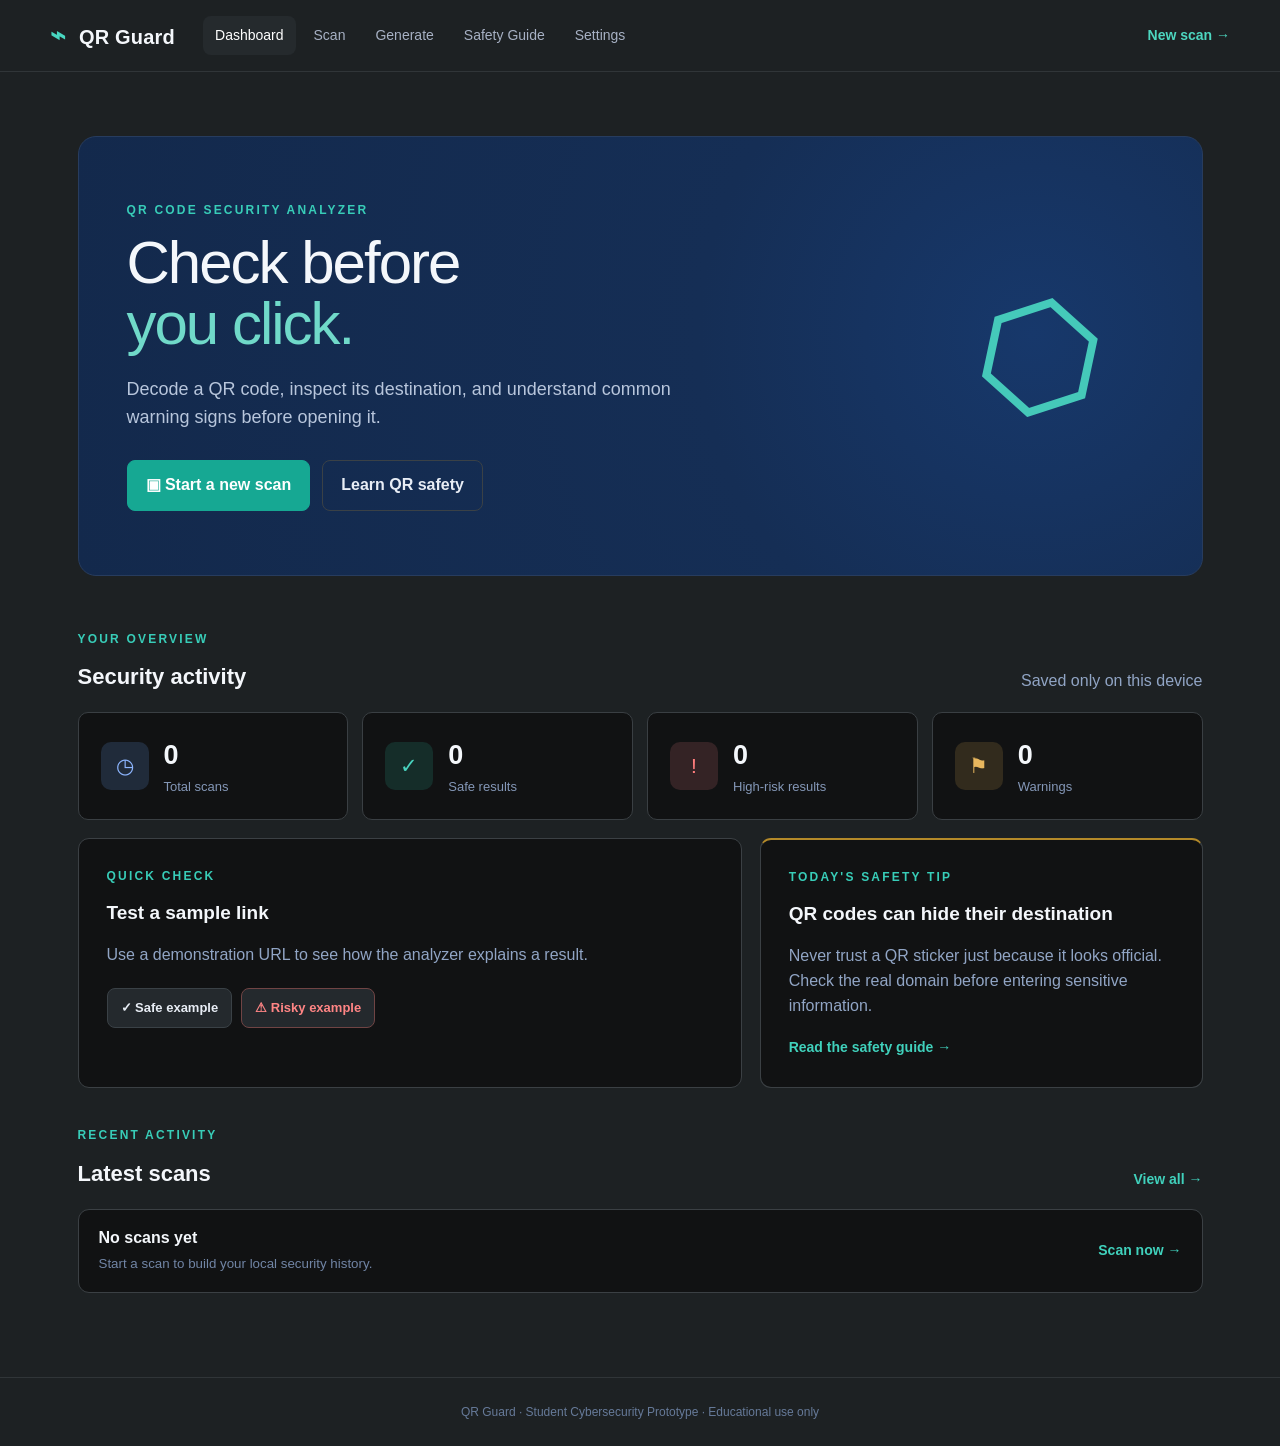
<file: QR-Guard/index.html>
<!DOCTYPE html>
<html lang="en">
<head>
  <meta charset="UTF-8">
  <meta name="viewport" content="width=device-width, initial-scale=1.0">
  <title>QR Guard — QR Security Analyzer</title>
  <link rel="stylesheet" href="css/style.css">
</head>
<body data-page="home">
  <header class="navbar">
    <a class="brand" href="index.html"><span class="brand-mark">⌁</span> QR Guard</a>
    <nav>
      <a class="active" href="index.html">Dashboard</a>
      <a href="scan.html">Scan</a>
      <a href="generator.html">Generate</a>
      <a href="guide.html">Safety Guide</a>
      <a href="settings.html">Settings</a>
    </nav>
    <a class="nav-cta" href="scan.html">New scan <span>→</span></a>
  </header>

  <main class="container">
    <section class="hero">
      <div>
        <p class="eyebrow">QR CODE SECURITY ANALYZER</p>
        <h1>Check before<br><span>you click.</span></h1>
        <p class="hero-copy">Decode a QR code, inspect its destination, and understand common warning signs before opening it.</p>
        <div class="hero-actions">
          <a class="btn primary" href="scan.html">▣ Start a new scan</a>
          <a class="btn ghost" href="guide.html">Learn QR safety</a>
        </div>
      </div>
      <div class="hero-shield" aria-hidden="true">⬡</div>
    </section>

    <section class="section-head">
      <div>
        <p class="eyebrow">YOUR OVERVIEW</p>
        <h2>Security activity</h2>
      </div>
      <span class="muted">Saved only on this device</span>
    </section>

    <section class="stats-grid">
      <div class="stat-card"><div class="stat-icon blue">◷</div><div><strong id="totalScans">0</strong><span>Total scans</span></div></div>
      <div class="stat-card"><div class="stat-icon green">✓</div><div><strong id="safeScans">0</strong><span>Safe results</span></div></div>
      <div class="stat-card"><div class="stat-icon red">!</div><div><strong id="dangerScans">0</strong><span>High-risk results</span></div></div>
      <div class="stat-card"><div class="stat-icon amber">⚑</div><div><strong id="warnScans">0</strong><span>Warnings</span></div></div>
    </section>

    <section class="two-col">
      <div class="panel">
        <p class="eyebrow">QUICK CHECK</p>
        <h3>Test a sample link</h3>
        <p class="muted">Use a demonstration URL to see how the analyzer explains a result.</p>
        <div class="sample-actions">
          <button class="btn small" onclick="runDemo('safe')">✓ Safe example</button>
          <button class="btn small danger-outline" onclick="runDemo('risk')">⚠ Risky example</button>
        </div>
      </div>
      <div class="panel tip-panel">
        <p class="eyebrow">TODAY'S SAFETY TIP</p>
        <h3>QR codes can hide their destination</h3>
        <p class="muted">Never trust a QR sticker just because it looks official. Check the real domain before entering sensitive information.</p>
        <a href="guide.html" class="text-link">Read the safety guide →</a>
      </div>
    </section>

    <section class="section-head recent-head">
      <div>
        <p class="eyebrow">RECENT ACTIVITY</p>
        <h2>Latest scans</h2>
      </div>
      <a href="history.html" class="text-link">View all →</a>
    </section>
    <div id="recentScans" class="recent-list"></div>
  </main>

  <footer>QR Guard · Student Cybersecurity Prototype · Educational use only</footer>
  <script src="js/app.js"></script>
</body>
</html>
</file>
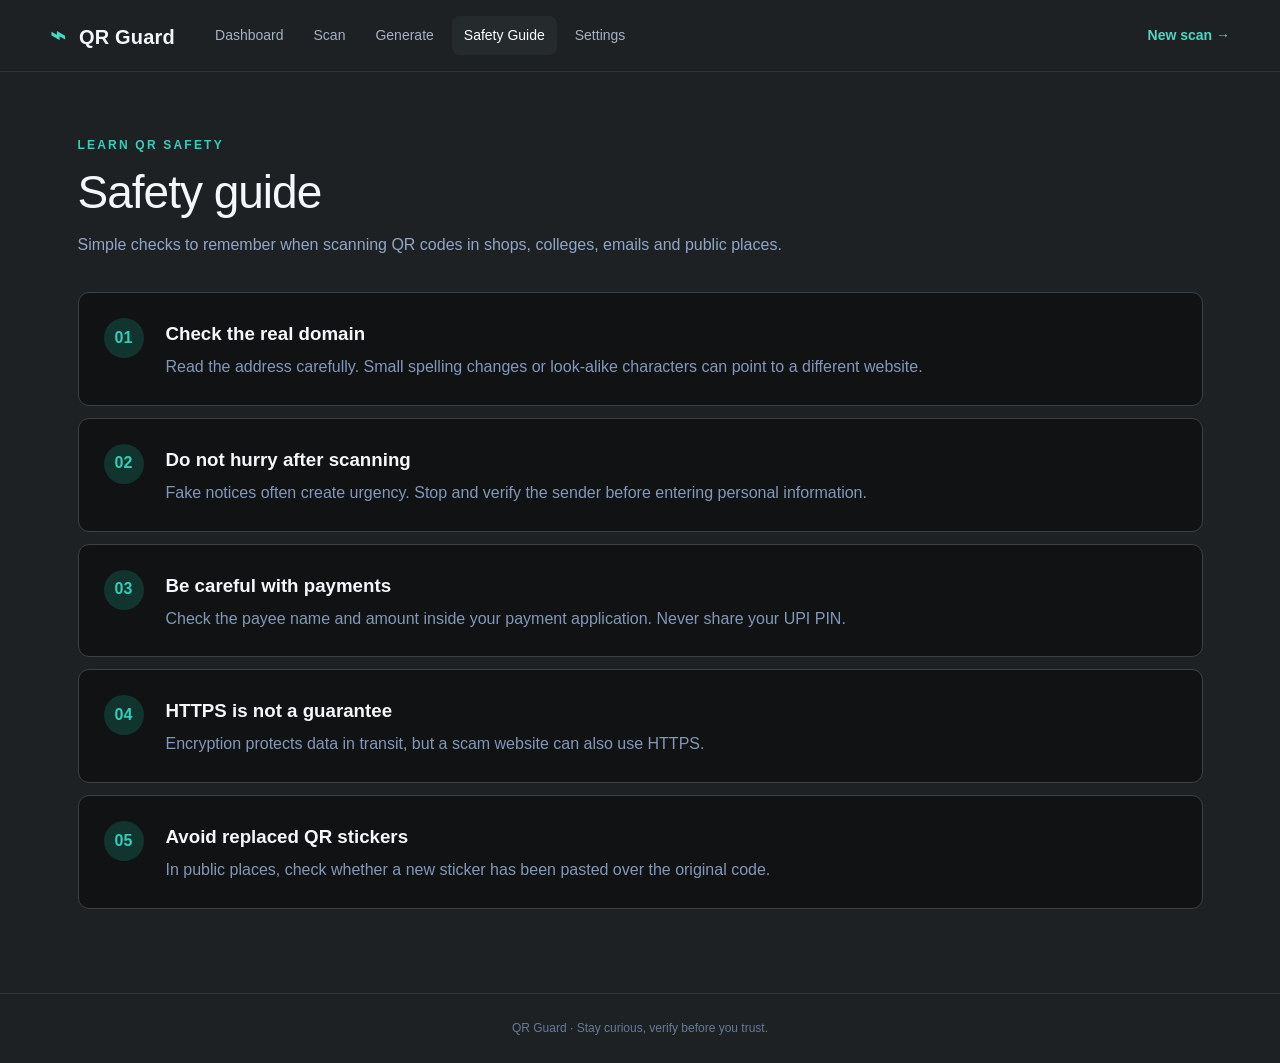
<file: QR-Guard/guide.html>
<!DOCTYPE html>
<html lang="en">
<head>
  <meta charset="UTF-8"><meta name="viewport" content="width=device-width, initial-scale=1.0">
  <title>Safety Guide — QR Guard</title><link rel="stylesheet" href="css/style.css">
</head>
<body data-page="guide">
<header class="navbar"><a class="brand" href="index.html"><span class="brand-mark">⌁</span> QR Guard</a><nav><a href="index.html">Dashboard</a><a href="scan.html">Scan</a><a href="generator.html">Generate</a><a class="active" href="guide.html">Safety Guide</a><a href="settings.html">Settings</a></nav><a class="nav-cta" href="scan.html">New scan <span>→</span></a></header>
<main class="container">
  <div class="page-title"><p class="eyebrow">LEARN QR SAFETY</p><h1>Safety guide</h1><p class="muted">Simple checks to remember when scanning QR codes in shops, colleges, emails and public places.</p></div>
  <section class="guide-list">
    <article class="guide-card"><span>01</span><div><h3>Check the real domain</h3><p>Read the address carefully. Small spelling changes or look-alike characters can point to a different website.</p></div></article>
    <article class="guide-card"><span>02</span><div><h3>Do not hurry after scanning</h3><p>Fake notices often create urgency. Stop and verify the sender before entering personal information.</p></div></article>
    <article class="guide-card"><span>03</span><div><h3>Be careful with payments</h3><p>Check the payee name and amount inside your payment application. Never share your UPI PIN.</p></div></article>
    <article class="guide-card"><span>04</span><div><h3>HTTPS is not a guarantee</h3><p>Encryption protects data in transit, but a scam website can also use HTTPS.</p></div></article>
    <article class="guide-card"><span>05</span><div><h3>Avoid replaced QR stickers</h3><p>In public places, check whether a new sticker has been pasted over the original code.</p></div></article>
  </section>
</main>
<footer>QR Guard · Stay curious, verify before you trust.</footer>
<script src="js/app.js"></script>
</body>
</html>
</file>
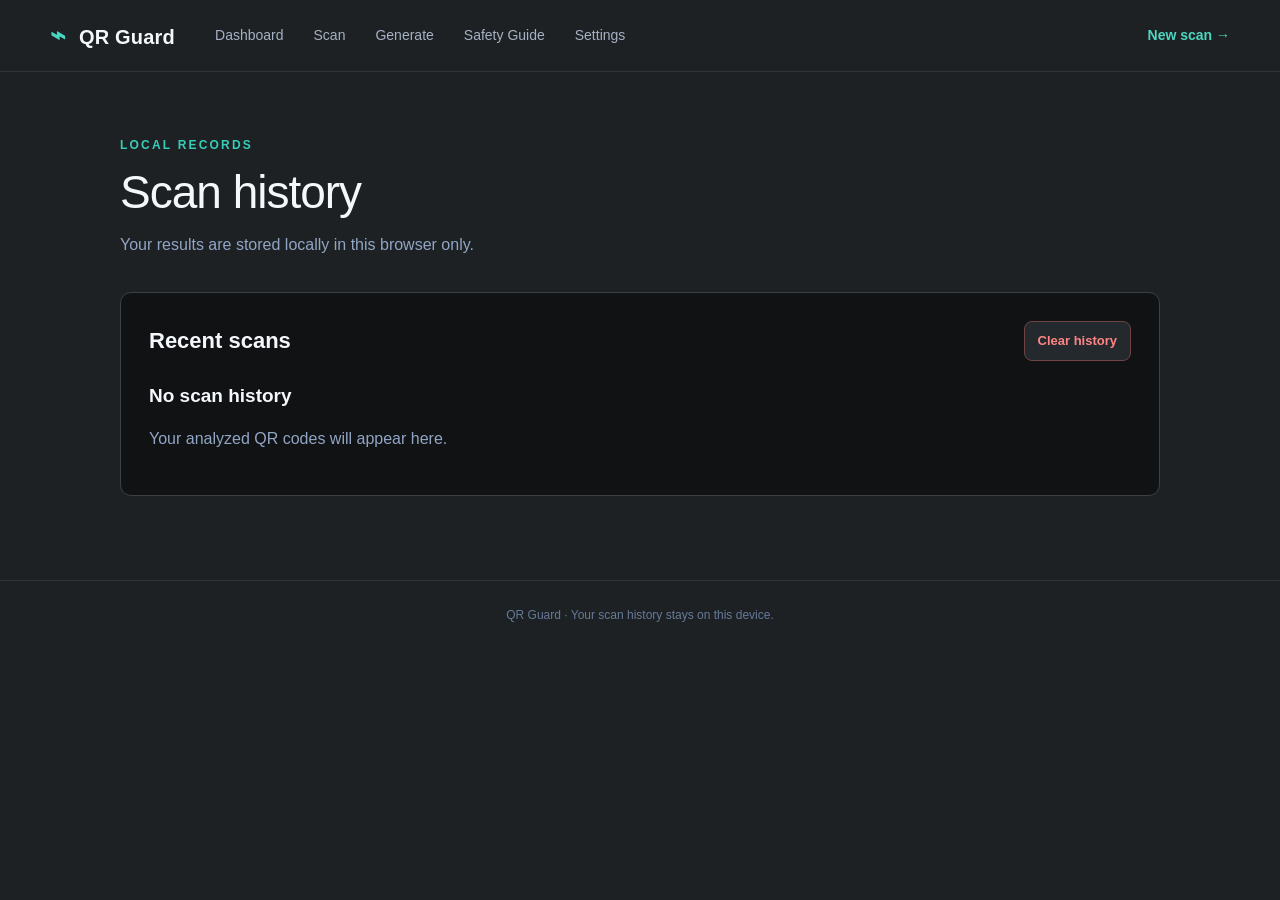
<file: QR-Guard/history.html>
<!DOCTYPE html>
<html lang="en">
<head>
  <meta charset="UTF-8"><meta name="viewport" content="width=device-width, initial-scale=1.0">
  <title>Scan History — QR Guard</title><link rel="stylesheet" href="css/style.css">
</head>
<body data-page="history">
<header class="navbar"><a class="brand" href="index.html"><span class="brand-mark">⌁</span> QR Guard</a><nav><a href="index.html">Dashboard</a><a href="scan.html">Scan</a><a href="generator.html">Generate</a><a href="guide.html">Safety Guide</a><a href="settings.html">Settings</a></nav><a class="nav-cta" href="scan.html">New scan <span>→</span></a></header>
<main class="container narrow">
  <div class="page-title"><p class="eyebrow">LOCAL RECORDS</p><h1>Scan history</h1><p class="muted">Your results are stored locally in this browser only.</p></div>
  <section class="panel">
    <div class="toolbar"><h2>Recent scans</h2><button class="btn small danger-outline" id="clearHistory">Clear history</button></div>
    <div id="historyList" class="history-list"></div>
  </section>
</main>
<footer>QR Guard · Your scan history stays on this device.</footer>
<script src="js/app.js"></script>
</body>
</html>
</file>
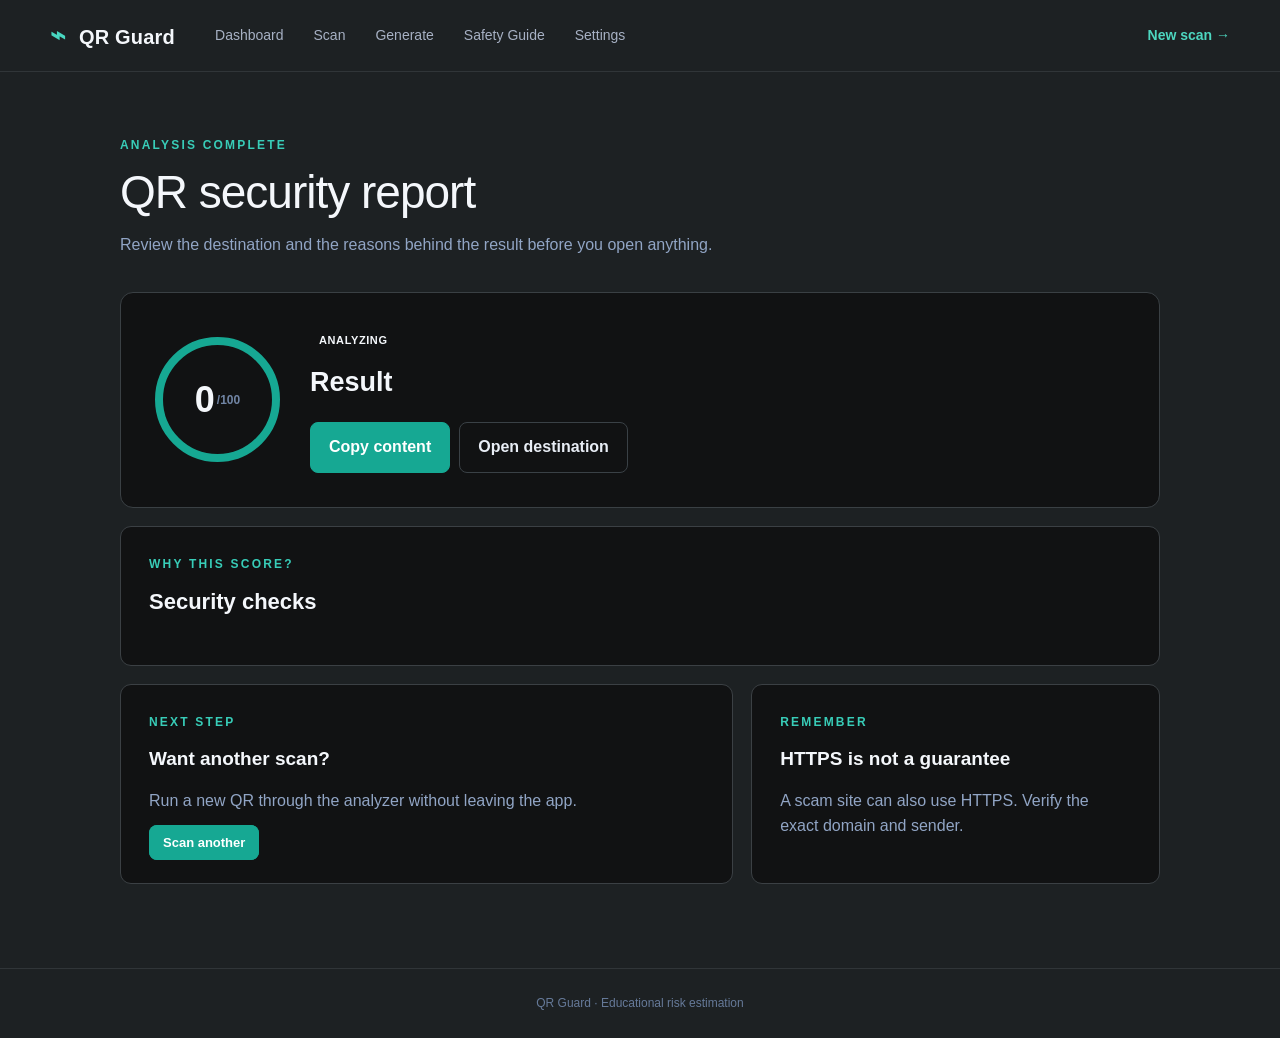
<file: QR-Guard/result.html>
<!DOCTYPE html>
<html lang="en">
<head>
  <meta charset="UTF-8">
  <meta name="viewport" content="width=device-width, initial-scale=1.0">
  <title>Analysis Result — QR Guard</title>
  <link rel="stylesheet" href="css/style.css">
</head>
<body data-page="result">
  <header class="navbar">
    <a class="brand" href="index.html"><span class="brand-mark">⌁</span> QR Guard</a>
    <nav><a href="index.html">Dashboard</a><a href="scan.html">Scan</a><a href="generator.html">Generate</a><a href="guide.html">Safety Guide</a><a href="settings.html">Settings</a></nav>
    <a class="nav-cta" href="scan.html">New scan <span>→</span></a>
  </header>

  <main class="container narrow">
    <div class="page-title">
      <p class="eyebrow">ANALYSIS COMPLETE</p>
      <h1>QR security report</h1>
      <p class="muted">Review the destination and the reasons behind the result before you open anything.</p>
    </div>

    <section id="resultCard" class="result-card">
      <div class="score-ring"><span id="score">0</span><small>/100</small></div>
      <div class="result-main">
        <span id="riskBadge" class="badge">Analyzing</span>
        <h2 id="resultTitle">Result</h2>
        <p id="resultUrl" class="result-url"></p>
        <div class="result-actions">
          <button class="btn primary" id="copyResult">Copy content</button>
          <button class="btn ghost" id="openResult">Open destination</button>
        </div>
      </div>
    </section>

    <section class="panel">
      <div class="section-head compact"><div><p class="eyebrow">WHY THIS SCORE?</p><h2>Security checks</h2></div></div>
      <div id="reasons" class="reason-list"></div>
    </section>

    <section class="two-col">
      <div class="panel"><p class="eyebrow">NEXT STEP</p><h3>Want another scan?</h3><p class="muted">Run a new QR through the analyzer without leaving the app.</p><a class="btn small primary" href="scan.html">Scan another</a></div>
      <div class="panel"><p class="eyebrow">REMEMBER</p><h3>HTTPS is not a guarantee</h3><p class="muted">A scam site can also use HTTPS. Verify the exact domain and sender.</p></div>
    </section>
  </main>
  <footer>QR Guard · Educational risk estimation</footer>
  <script src="js/app.js"></script>
</body>
</html>
</file>
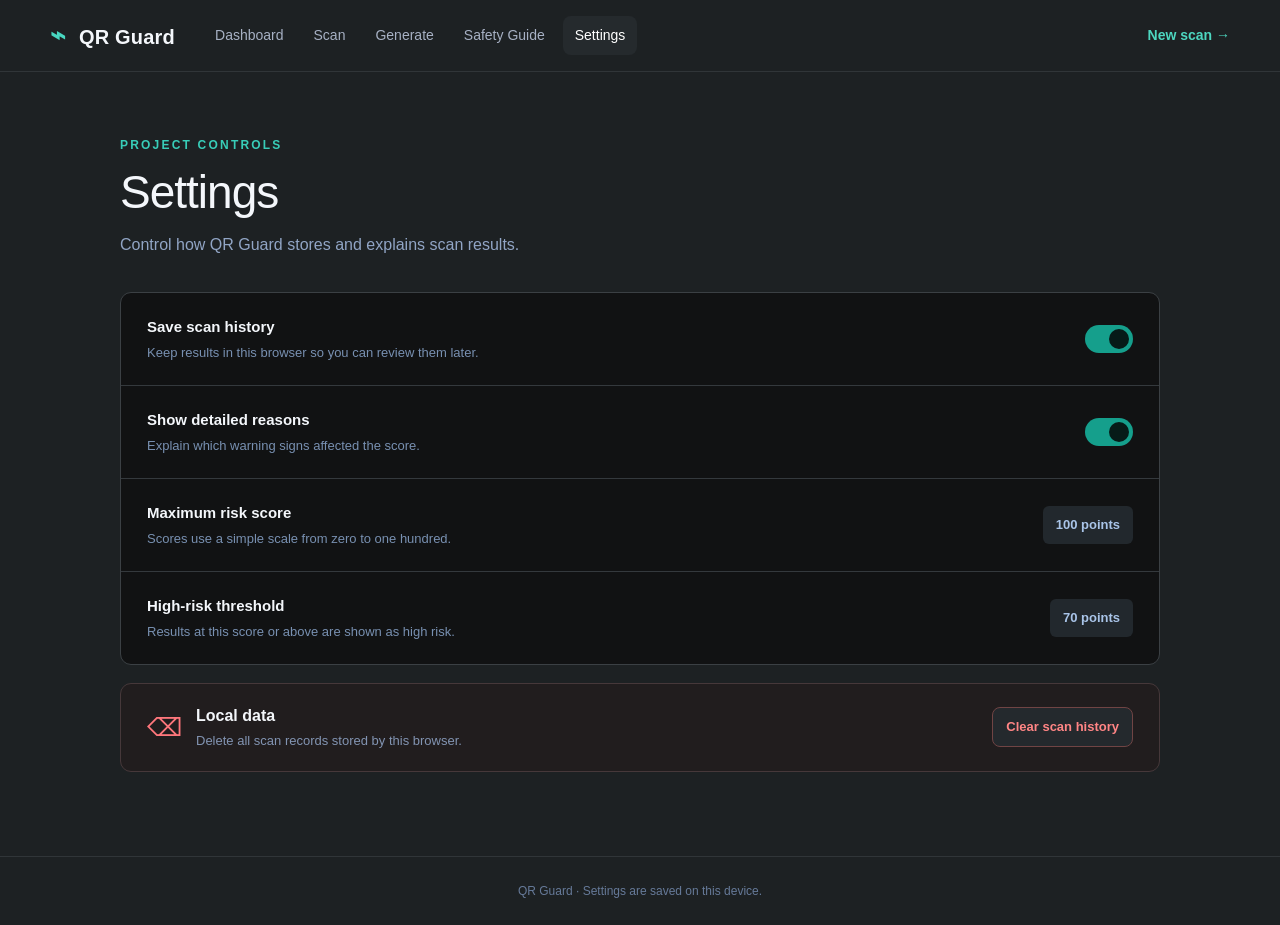
<file: QR-Guard/settings.html>
<!DOCTYPE html>
<html lang="en">
<head>
  <meta charset="UTF-8"><meta name="viewport" content="width=device-width, initial-scale=1.0">
  <title>Settings — QR Guard</title><link rel="stylesheet" href="css/style.css">
</head>
<body data-page="settings">
<header class="navbar"><a class="brand" href="index.html"><span class="brand-mark">⌁</span> QR Guard</a><nav><a href="index.html">Dashboard</a><a href="scan.html">Scan</a><a href="generator.html">Generate</a><a href="guide.html">Safety Guide</a><a class="active" href="settings.html">Settings</a></nav><a class="nav-cta" href="scan.html">New scan <span>→</span></a></header>
<main class="container narrow">
  <div class="page-title"><p class="eyebrow">PROJECT CONTROLS</p><h1>Settings</h1><p class="muted">Control how QR Guard stores and explains scan results.</p></div>
  <section class="settings-card">
    <div class="setting-row"><div><strong>Save scan history</strong><p>Keep results in this browser so you can review them later.</p></div><label class="switch"><input type="checkbox" id="saveHistory" checked><span></span></label></div>
    <div class="setting-row"><div><strong>Show detailed reasons</strong><p>Explain which warning signs affected the score.</p></div><label class="switch"><input type="checkbox" id="showReasons" checked><span></span></label></div>
    <div class="setting-row"><div><strong>Maximum risk score</strong><p>Scores use a simple scale from zero to one hundred.</p></div><b class="value-pill">100 points</b></div>
    <div class="setting-row"><div><strong>High-risk threshold</strong><p>Results at this score or above are shown as high risk.</p></div><b class="value-pill">70 points</b></div>
  </section>
  <section class="danger-panel"><div><div class="danger-icon">⌫</div><div><strong>Local data</strong><p>Delete all scan records stored by this browser.</p></div></div><button class="btn small danger-outline" id="clearSettingsHistory">Clear scan history</button></section>
</main>
<footer>QR Guard · Settings are saved on this device.</footer>
<script src="js/app.js"></script>
</body>
</html>
</file>
<file: QR-Guard/css/style.css>
*{box-sizing:border-box}html{scroll-behavior:smooth}body{margin:0;background:#1d2123;color:#f4f7fb;font-family:Inter,Segoe UI,Arial,sans-serif;line-height:1.55}a{text-decoration:none;color:inherit}button,input,textarea{font:inherit}.navbar{height:72px;display:flex;align-items:center;gap:28px;padding:0 max(28px,calc((100vw - 1180px)/2));border-bottom:1px solid #303538;background:#1d2123;position:sticky;top:0;z-index:10}.brand{font-weight:800;font-size:20px;letter-spacing:.2px;white-space:nowrap}.brand-mark{color:#48d7c1;font-size:26px;margin-right:7px}.navbar nav{display:flex;gap:6px;flex:1}.navbar nav a{padding:9px 12px;border-radius:8px;color:#a7b1c4;font-size:14px}.navbar nav a:hover,.navbar nav a.active{color:#fff;background:#252a2d}.nav-cta{color:#4dd7c0;font-weight:700;font-size:14px}.container{width:min(1125px,calc(100% - 40px));margin:0 auto;padding:64px 0}.container.narrow{width:min(1040px,calc(100% - 40px))}.hero{min-height:420px;margin-bottom:54px;border:1px solid #273c5e;border-radius:18px;padding:64px 48px;display:flex;align-items:center;justify-content:space-between;background:radial-gradient(circle at 85% 45%,#17386b 0,#152e55 34%,#13294c 100%);overflow:hidden}.eyebrow{margin:0 0 12px;color:#38cdb8;font-size:12px;font-weight:800;letter-spacing:2.2px}.hero h1{font-size:60px;line-height:1.02;margin:0 0 22px;font-weight:500;letter-spacing:-2px}.hero h1 span{color:#70d9c9}.hero-copy{max-width:590px;color:#b8c6dc;font-size:18px}.hero-actions{display:flex;gap:12px;margin-top:28px}.hero-shield{font-size:145px;color:#4bdac3;opacity:.9;margin-right:50px;transform:rotate(12deg)}.btn{border:1px solid #3a4146;background:#24292d;color:#e8edf5;padding:12px 18px;border-radius:8px;cursor:pointer;font-weight:700;transition:.2s}.btn:hover{transform:translateY(-1px);border-color:#5b656c}.btn.primary{background:#16a893;border-color:#16a893;color:#fff}.btn.primary:hover{background:#18bda7}.btn.ghost{background:transparent}.btn.small{padding:9px 13px;font-size:13px}.danger-outline{color:#ff8585;border-color:#704444}.section-head{display:flex;align-items:end;justify-content:space-between;margin:38px 0 18px}.section-head h2,.panel h2{margin:0;font-size:22px}.muted{color:#91a5c5}.tiny{font-size:12px}.stats-grid{display:grid;grid-template-columns:repeat(4,1fr);gap:14px}.stat-card{border:1px solid #3a3f43;background:#111213;border-radius:10px;padding:22px;display:flex;align-items:center;gap:15px}.stat-card strong{display:block;font-size:27px}.stat-card span{display:block;color:#8497b7;font-size:13px}.stat-icon{width:48px;height:48px;border-radius:10px;display:grid;place-items:center;font-size:21px}.blue{background:#202b3a;color:#8db6ff}.green{background:#152d29;color:#49d4bf}.red{background:#342325;color:#ff7d7d}.amber{background:#322b1d;color:#e8b75e}.two-col{display:grid;grid-template-columns:1.2fr .8fr;gap:18px;margin-top:18px}.panel{border:1px solid #3b4044;background:#111213;border-radius:11px;padding:28px}.panel h3{font-size:19px;margin:8px 0 10px}.sample-actions{display:flex;gap:9px;margin-top:20px}.tip-panel{border-top:2px solid #b48a29}.text-link{color:#40d1bc;font-weight:700;font-size:14px}.recent-list{border:1px solid #3b4044;border-radius:11px;overflow:hidden;background:#111213}.recent-item{display:flex;align-items:center;justify-content:space-between;padding:16px 20px;border-bottom:1px solid #2c3033}.recent-item:last-child{border-bottom:0}.recent-item .left{min-width:0}.recent-item strong{display:block;white-space:nowrap;overflow:hidden;text-overflow:ellipsis;max-width:700px}.recent-item small{color:#7185a5}.badge{display:inline-block;padding:5px 9px;border-radius:999px;font-size:11px;font-weight:800;text-transform:uppercase;letter-spacing:.6px}.badge.safe{background:#15352f;color:#50dec5}.badge.warning{background:#3b321b;color:#efc265}.badge.danger{background:#3b2023;color:#ff7e80}.page-title{margin-bottom:34px}.page-title h1{font-size:46px;line-height:1.1;font-weight:500;margin:0 0 12px;letter-spacing:-1px}.scan-layout{display:grid;grid-template-columns:1.55fr .75fr;gap:18px}.step-title{display:flex;gap:14px;align-items:center}.step-title>span,.check-item>span{width:36px;height:36px;border-radius:50%;display:grid;place-items:center;background:#11342f;color:#29cdb7;font-weight:800}.step-title h3{margin:0}.step-title p{margin:2px 0 0;font-size:13px}.dropzone{margin-top:25px;min-height:240px;border:1px dashed #58636b;border-radius:11px;display:flex;flex-direction:column;align-items:center;justify-content:center;gap:9px;cursor:pointer;background:#1b1f21}.dropzone:hover{border-color:#38cdb8;background:#1e2526}.dropzone input{display:none}.dropzone strong{font-size:18px}.dropzone span{color:#778cad;font-size:14px}.upload-icon{font-size:30px;color:#36ceb9;margin-bottom:4px}.divider{display:flex;align-items:center;gap:12px;color:#8aa0bf;font-size:10px;margin:25px 0}.divider:before,.divider:after{content:"";height:1px;background:#30363a;flex:1}.paste-row{display:flex}.paste-row input{flex:1;min-width:0;background:#121314;border:1px solid #394047;border-right:0;color:#fff;padding:14px 15px;border-radius:8px 0 0 8px;outline:none}.paste-row input:focus{border-color:#25c9b2}.paste-row .btn{border-radius:0 8px 8px 0}.camera-btn{width:100%;margin-top:18px;padding:13px;background:transparent;border:1px solid #394047;color:#c4d0e4;border-radius:8px;cursor:pointer}.form-message{min-height:20px;font-size:13px;color:#f0bd5e}.side-panel{height:max-content}.check-item{display:flex;gap:13px;margin:22px 0}.check-item strong{display:block}.check-item p{margin:2px 0;color:#8297b8;font-size:13px}.warning-box{margin-top:18px;padding:20px 24px;border-left:4px solid #bd8a2c;background:#242117;color:#b5c1d5}.warning-box strong{color:#fff}.warning-box p{margin:6px 0 0}.camera-box{margin-top:18px}.camera-head{display:flex;justify-content:space-between;align-items:center}.camera-head h3{margin:0}.icon-btn{border:0;background:transparent;color:#fff;font-size:25px;cursor:pointer}.camera-box video{display:block;width:100%;max-height:430px;object-fit:cover;border-radius:9px;background:#050606;margin-top:16px}.camera-overlay{pointer-events:none;position:relative;height:0}.camera-overlay span{position:absolute;left:50%;top:-230px;transform:translateX(-50%);width:180px;height:180px;border:2px solid #46d8c1;border-radius:15px;box-shadow:0 0 0 9999px #0002}.hidden{display:none}.result-card{display:flex;gap:30px;align-items:center;border:1px solid #3a4044;background:#111213;border-radius:13px;padding:34px;margin-bottom:18px}.score-ring{width:125px;height:125px;border-radius:50%;border:8px solid #16a893;display:flex;align-items:center;justify-content:center;font-size:36px;font-weight:800;flex:none}.score-ring small{font-size:12px;color:#7185a5;margin-left:2px}.result-main{min-width:0}.result-main h2{margin:8px 0 4px;font-size:27px}.result-url{color:#7fa0ce;word-break:break-all}.result-actions{display:flex;gap:9px;margin-top:18px}.reason-list{display:grid;gap:10px}.reason{padding:15px 17px;border:1px solid #30363a;border-radius:8px;background:#17191a}.reason strong{display:block}.reason p{margin:3px 0 0;color:#8498b7;font-size:13px}.section-head.compact{margin:0 0 18px}.toolbar{display:flex;align-items:center;justify-content:space-between}.toolbar h2{margin:0}.history-list{margin-top:20px}.history-item{padding:17px 0;border-bottom:1px solid #2e3337;display:flex;justify-content:space-between;gap:20px}.history-item:last-child{border-bottom:0}.history-item strong{display:block;max-width:720px;word-break:break-word}.history-item small{color:#7185a5}.generator-layout{display:grid;grid-template-columns:1fr 1fr;gap:18px}.field-label{display:block;font-weight:700;margin-bottom:8px}.panel textarea{width:100%;resize:vertical;background:#121314;border:1px solid #394047;border-radius:8px;color:#fff;padding:14px;outline:none}.qr-preview{display:flex;flex-direction:column;align-items:center;justify-content:center;gap:18px}.qr-preview #qrOutput{min-height:250px;width:250px;background:#f7f7f7;border-radius:10px;display:flex;align-items:center;justify-content:center;flex-direction:column;color:#5b6570}.qr-preview #qrOutput canvas,.qr-preview #qrOutput img{max-width:220px}.qr-preview #qrOutput small{margin-top:5px}.guide-list{display:grid;gap:12px}.guide-card{display:grid;grid-template-columns:52px 1fr;gap:10px;align-items:start;padding:25px;border:1px solid #3b4044;background:#111213;border-radius:11px}.guide-card>span{width:40px;height:40px;border-radius:50%;display:grid;place-items:center;background:#11342f;color:#30ceb9;font-weight:800}.guide-card h3{margin:1px 0 7px}.guide-card p{margin:0;color:#8398b8}.settings-card{border:1px solid #3b4044;border-radius:11px;background:#111213;overflow:hidden}.setting-row{display:flex;justify-content:space-between;align-items:center;padding:22px 26px;border-bottom:1px solid #34393d;gap:20px}.setting-row:last-child{border-bottom:0}.setting-row strong{font-size:15px}.setting-row p{margin:3px 0 0;color:#7890b1;font-size:13px}.switch input{display:none}.switch span{display:block;width:48px;height:28px;background:#374047;border-radius:20px;position:relative;cursor:pointer}.switch span:before{content:"";position:absolute;width:20px;height:20px;top:4px;left:4px;border-radius:50%;background:#9ba5ae;transition:.2s}.switch input:checked+span{background:#159f8c}.switch input:checked+span:before{transform:translateX(20px);background:#061b18}.value-pill{background:#22282d;padding:9px 13px;border-radius:6px;color:#a9c4e8;font-size:13px;white-space:nowrap}.danger-panel{margin-top:18px;padding:20px 26px;border:1px solid #46383a;border-radius:11px;background:#211d1e;display:flex;justify-content:space-between;align-items:center}.danger-panel>div{display:flex;gap:14px;align-items:center}.danger-icon{font-size:25px;color:#ff777c}.danger-panel strong{display:block}.danger-panel p{margin:2px 0 0;color:#8294b2;font-size:13px}footer{border-top:1px solid #303538;padding:25px;text-align:center;color:#667a99;font-size:12px;margin-top:20px}@media(max-width:850px){.navbar{padding:0 18px}.navbar nav{display:none}.hero{padding:45px 28px}.hero h1{font-size:44px}.hero-shield{font-size:90px;margin-right:0}.stats-grid{grid-template-columns:repeat(2,1fr)}.scan-layout,.generator-layout,.two-col{grid-template-columns:1fr}.container{width:min(100% - 28px,1125px)}.result-card{align-items:flex-start;flex-direction:column}.result-actions{flex-wrap:wrap}}@media(max-width:520px){.hero-shield{display:none}.stats-grid{grid-template-columns:1fr}.page-title h1{font-size:36px}.hero{min-height:auto}.paste-row{display:block}.paste-row input,.paste-row .btn{width:100%;border-radius:8px;border:1px solid #394047}.paste-row .btn{margin-top:8px}.danger-panel{align-items:flex-start;gap:15px;flex-direction:column}}
</file>
